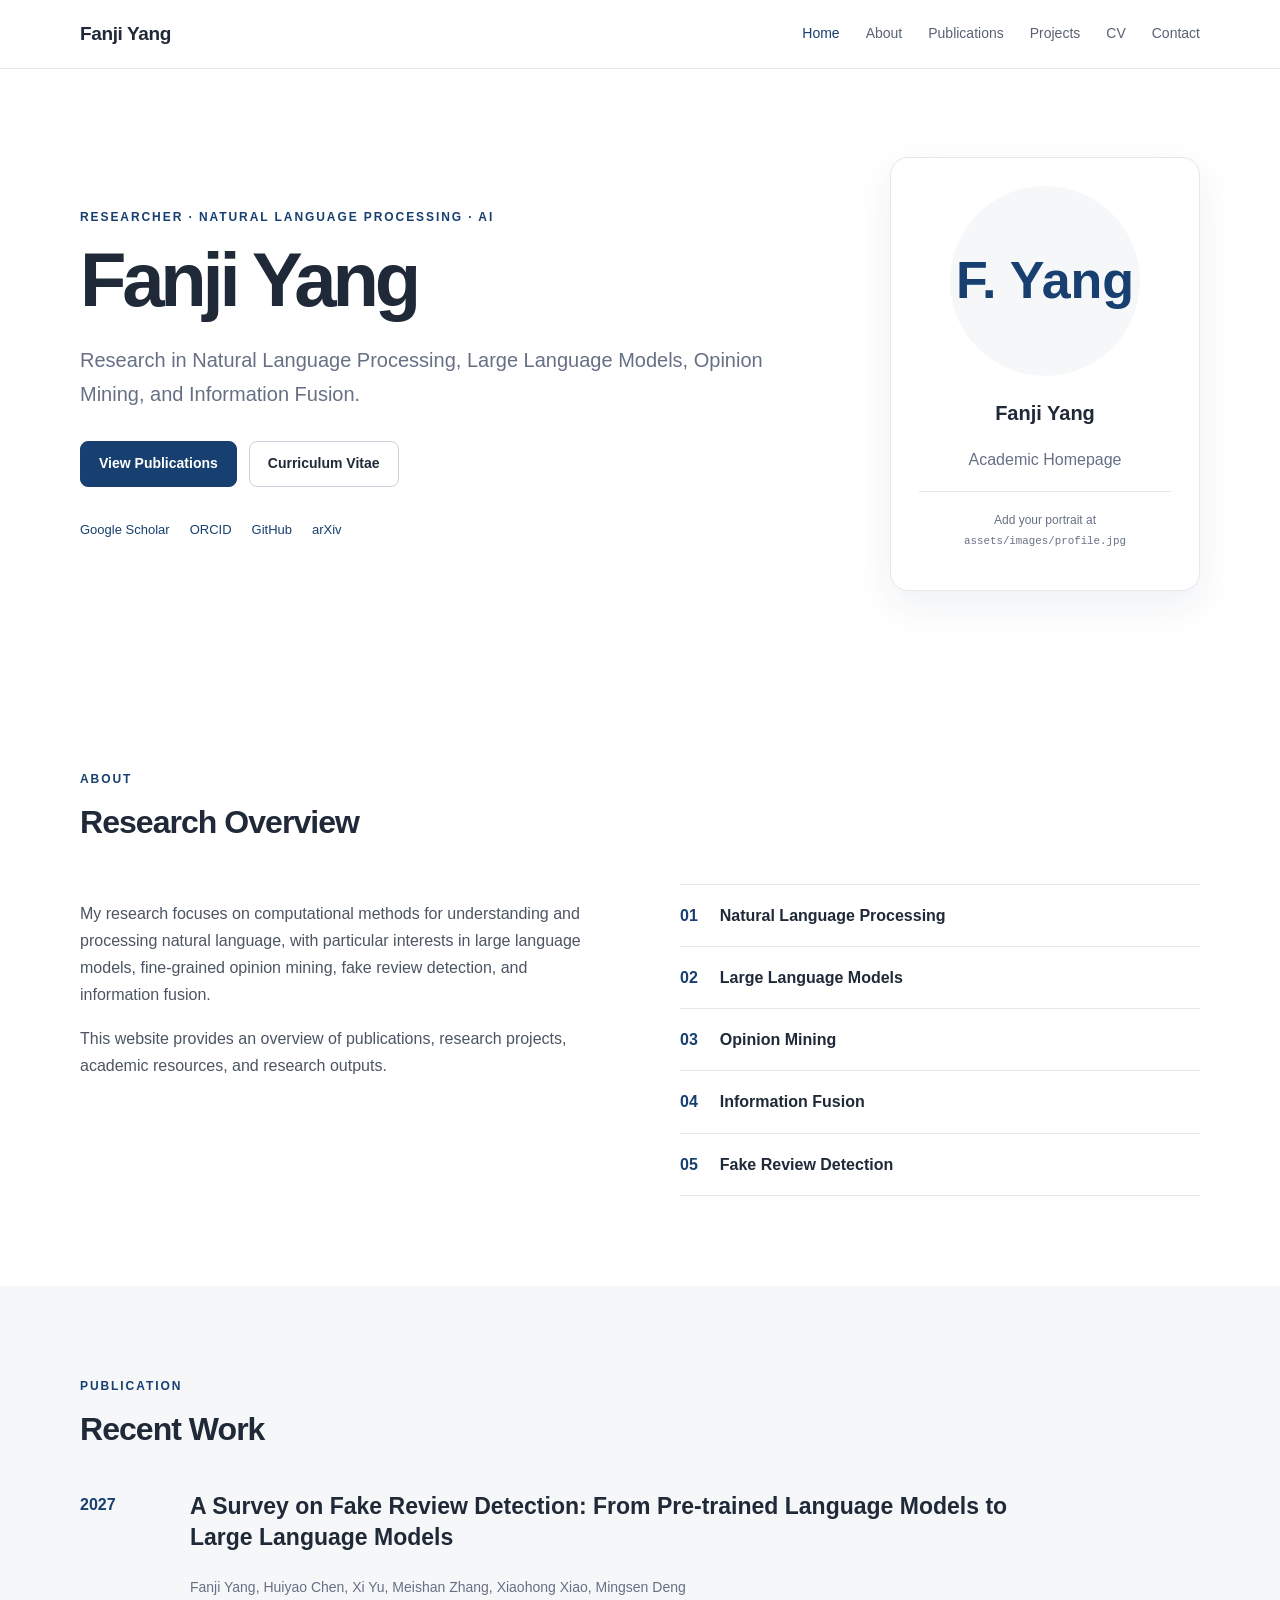
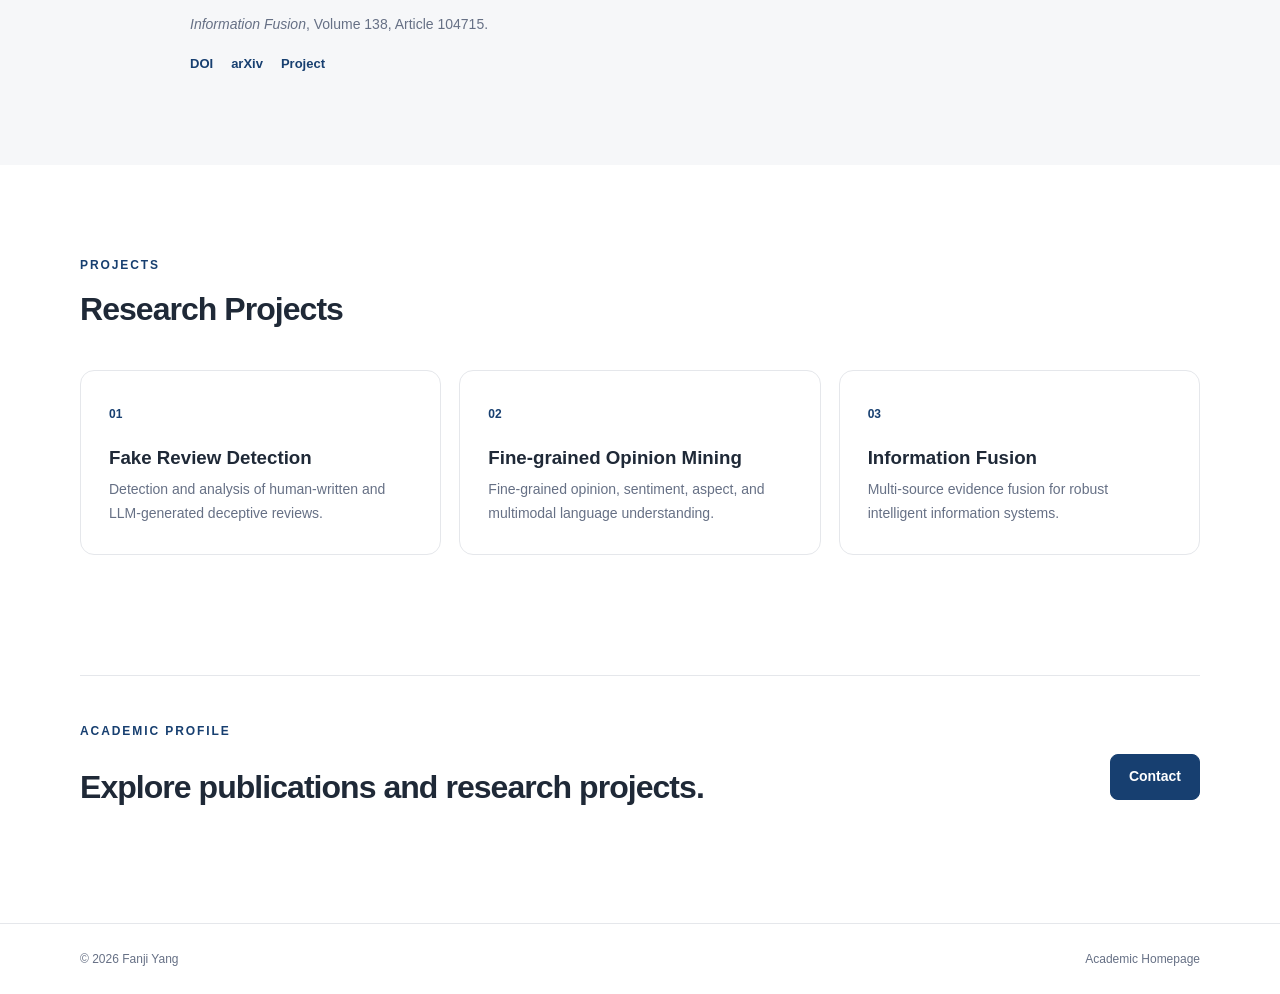
<file: index.html>
<!DOCTYPE html>
<html lang="en">
<head>
  <meta charset="UTF-8">
  <meta name="viewport" content="width=device-width, initial-scale=1.0">
  <meta name="description" content="Academic homepage of Fanji Yang. Research in NLP, large language models, opinion mining, and information fusion.">
  <title>Fanji Yang | Academic Homepage</title>
  <link rel="stylesheet" href="assets/css/style.css">
</head>
<body>
<header class="site-header">
  <nav class="nav container">
    <a class="brand" href="index.html">Fanji Yang</a>
    <button class="menu-toggle" aria-label="Toggle navigation">☰</button>
    <div class="nav-links">
      <a class="active" href="index.html">Home</a>
      <a href="about.html">About</a>
      <a href="publications.html">Publications</a>
      <a href="projects.html">Projects</a>
      <a href="cv.html">CV</a>
      <a href="contact.html">Contact</a>
    </div>
  </nav>
</header>

<main>
<section class="hero container">
  <div class="hero-text">
    <p class="eyebrow">RESEARCHER · NATURAL LANGUAGE PROCESSING · AI</p>
    <h1>Fanji Yang</h1>
    <p class="lead">Research in Natural Language Processing, Large Language Models, Opinion Mining, and Information Fusion.</p>
    <div class="hero-actions">
      <a class="button primary" href="publications.html">View Publications</a>
      <a class="button" href="cv.html">Curriculum Vitae</a>
    </div>
    <div class="quick-links">
      <a href="https://scholar.google.com/" target="_blank" rel="noopener">Google Scholar</a>
      <a href="https://orcid.org/" target="_blank" rel="noopener">ORCID</a>
      <a href="https://github.com/" target="_blank" rel="noopener">GitHub</a>
      <a href="https://arxiv.org/" target="_blank" rel="noopener">arXiv</a>
    </div>
  </div>
  <div class="profile-card">
    <div class="avatar-placeholder">F. Yang</div>
    <p class="profile-name">Fanji Yang</p>
    <p class="muted">Academic Homepage</p>
    <div class="profile-line"></div>
    <p class="small">Add your portrait at<br><code>assets/images/profile.jpg</code></p>
  </div>
</section>

<section class="section container">
  <div class="section-heading">
    <p class="eyebrow">ABOUT</p>
    <h2>Research Overview</h2>
  </div>
  <div class="two-col">
    <div>
      <p>
        My research focuses on computational methods for understanding and
        processing natural language, with particular interests in large
        language models, fine-grained opinion mining, fake review detection,
        and information fusion.
      </p>
      <p>
        This website provides an overview of publications, research projects,
        academic resources, and research outputs.
      </p>
    </div>
    <div class="research-list">
      <div><span>01</span><strong>Natural Language Processing</strong></div>
      <div><span>02</span><strong>Large Language Models</strong></div>
      <div><span>03</span><strong>Opinion Mining</strong></div>
      <div><span>04</span><strong>Information Fusion</strong></div>
      <div><span>05</span><strong>Fake Review Detection</strong></div>
    </div>
  </div>
</section>

<section class="section section-alt">
  <div class="container">
    <div class="section-heading">
      <p class="eyebrow">PUBLICATION</p>
      <h2>Recent Work</h2>
    </div>
    <article class="publication-feature">
      <div class="pub-year">2027</div>
      <div>
        <h3>A Survey on Fake Review Detection: From Pre-trained Language Models to Large Language Models</h3>
        <p class="authors">Fanji Yang, Huiyao Chen, Xi Yu, Meishan Zhang, Xiaohong Xiao, Mingsen Deng</p>
        <p class="venue"><em>Information Fusion</em>, Volume 138, Article 104715.</p>
        <div class="pub-links">
          <a href="https://doi.org/10.1016/j.inffus.2026.104715" target="_blank" rel="noopener">DOI</a>
          <a href="https://arxiv.org/" target="_blank" rel="noopener">arXiv</a>
          <a href="projects.html">Project</a>
        </div>
      </div>
    </article>
  </div>
</section>

<section class="section container">
  <div class="section-heading">
    <p class="eyebrow">PROJECTS</p>
    <h2>Research Projects</h2>
  </div>
  <div class="cards">
    <a class="card" href="projects.html#fake-review">
      <span class="card-index">01</span>
      <h3>Fake Review Detection</h3>
      <p>Detection and analysis of human-written and LLM-generated deceptive reviews.</p>
    </a>
    <a class="card" href="projects.html#opinion-mining">
      <span class="card-index">02</span>
      <h3>Fine-grained Opinion Mining</h3>
      <p>Fine-grained opinion, sentiment, aspect, and multimodal language understanding.</p>
    </a>
    <a class="card" href="projects.html#information-fusion">
      <span class="card-index">03</span>
      <h3>Information Fusion</h3>
      <p>Multi-source evidence fusion for robust intelligent information systems.</p>
    </a>
  </div>
</section>

<section class="section cta-section">
  <div class="container cta">
    <div>
      <p class="eyebrow">ACADEMIC PROFILE</p>
      <h2>Explore publications and research projects.</h2>
    </div>
    <a class="button primary" href="contact.html">Contact</a>
  </div>
</section>
</main>

<footer class="footer">
  <div class="container footer-inner">
    <span>© <span id="year"></span> Fanji Yang</span>
    <span>Academic Homepage</span>
  </div>
</footer>
<script src="assets/js/main.js"></script>
</body>
</html>
</file>
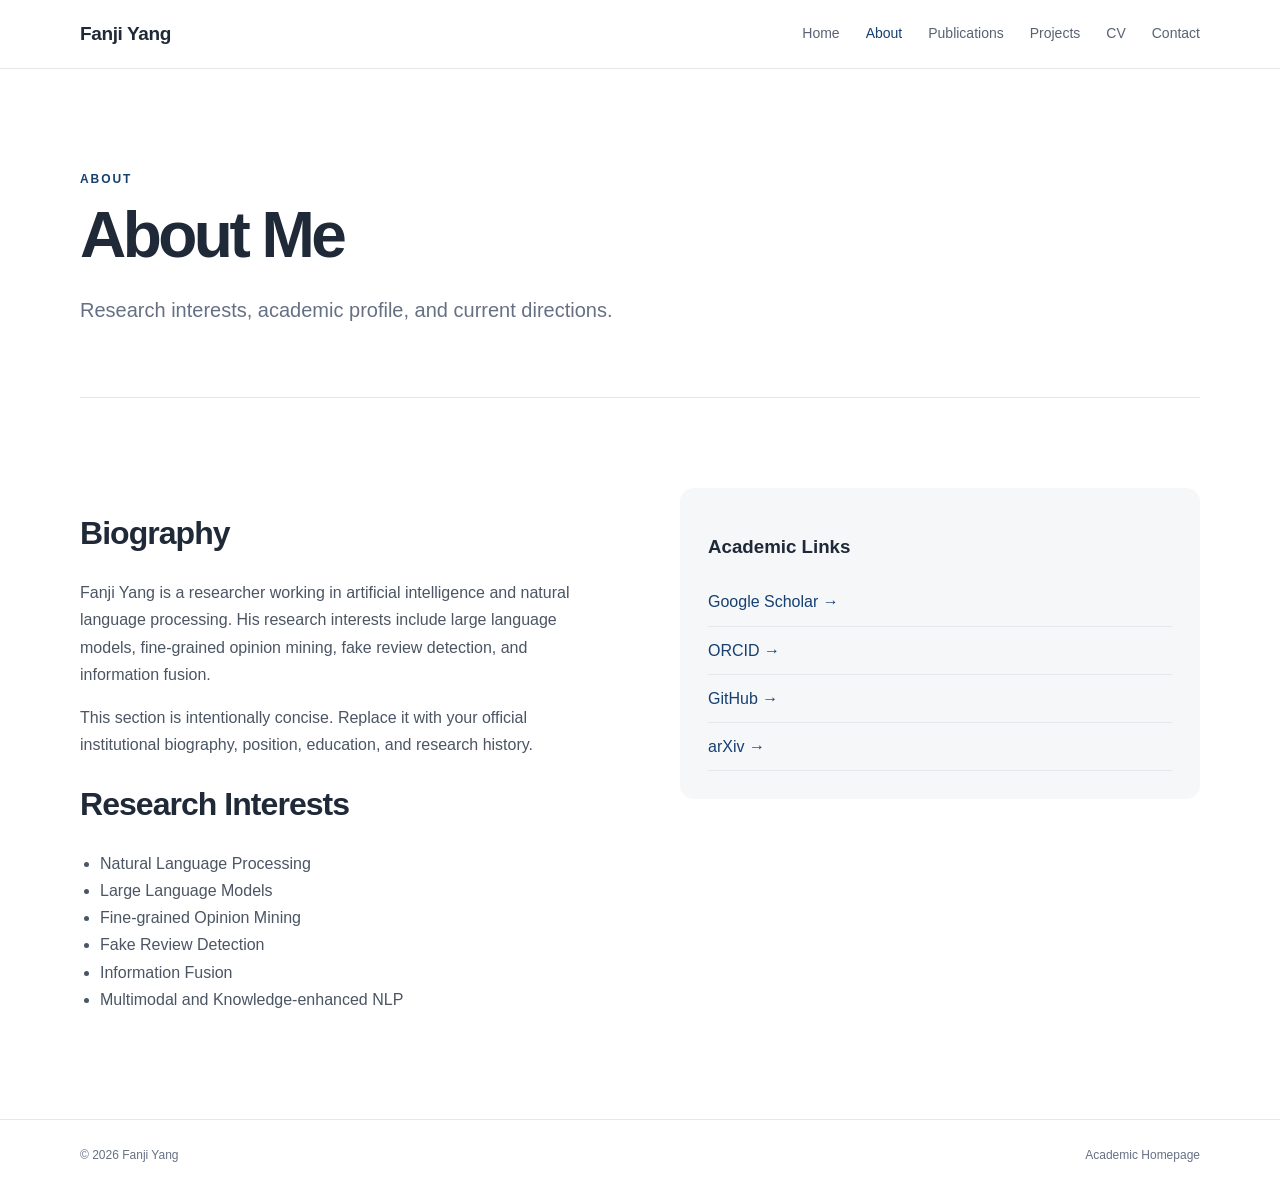
<file: about.html>
<!DOCTYPE html>
<html lang="en">
<head>
<meta charset="UTF-8"><meta name="viewport" content="width=device-width, initial-scale=1.0">
<title>About | Fanji Yang</title><link rel="stylesheet" href="assets/css/style.css">
</head>
<body>
<header class="site-header"><nav class="nav container">
<a class="brand" href="index.html">Fanji Yang</a><button class="menu-toggle" aria-label="Toggle navigation">☰</button>
<div class="nav-links"><a href="index.html">Home</a><a class="active" href="about.html">About</a><a href="publications.html">Publications</a><a href="projects.html">Projects</a><a href="cv.html">CV</a><a href="contact.html">Contact</a></div>
</nav></header>
<main>
<section class="page-hero container"><p class="eyebrow">ABOUT</p><h1>About Me</h1><p class="lead">Research interests, academic profile, and current directions.</p></section>
<section class="section container">
<div class="two-col about-grid">
<div>
<h2>Biography</h2>
<p>Fanji Yang is a researcher working in artificial intelligence and natural language processing. His research interests include large language models, fine-grained opinion mining, fake review detection, and information fusion.</p>
<p>This section is intentionally concise. Replace it with your official institutional biography, position, education, and research history.</p>
<h2>Research Interests</h2>
<ul class="clean-list">
<li>Natural Language Processing</li><li>Large Language Models</li><li>Fine-grained Opinion Mining</li><li>Fake Review Detection</li><li>Information Fusion</li><li>Multimodal and Knowledge-enhanced NLP</li>
</ul>
</div>
<aside class="side-box">
<h3>Academic Links</h3>
<a href="https://scholar.google.com/" target="_blank" rel="noopener">Google Scholar →</a>
<a href="https://orcid.org/" target="_blank" rel="noopener">ORCID →</a>
<a href="https://github.com/" target="_blank" rel="noopener">GitHub →</a>
<a href="https://arxiv.org/" target="_blank" rel="noopener">arXiv →</a>
</aside>
</div>
</section>
</main>
<footer class="footer"><div class="container footer-inner"><span>© <span id="year"></span> Fanji Yang</span><span>Academic Homepage</span></div></footer>
<script src="assets/js/main.js"></script>
</body></html>
</file>
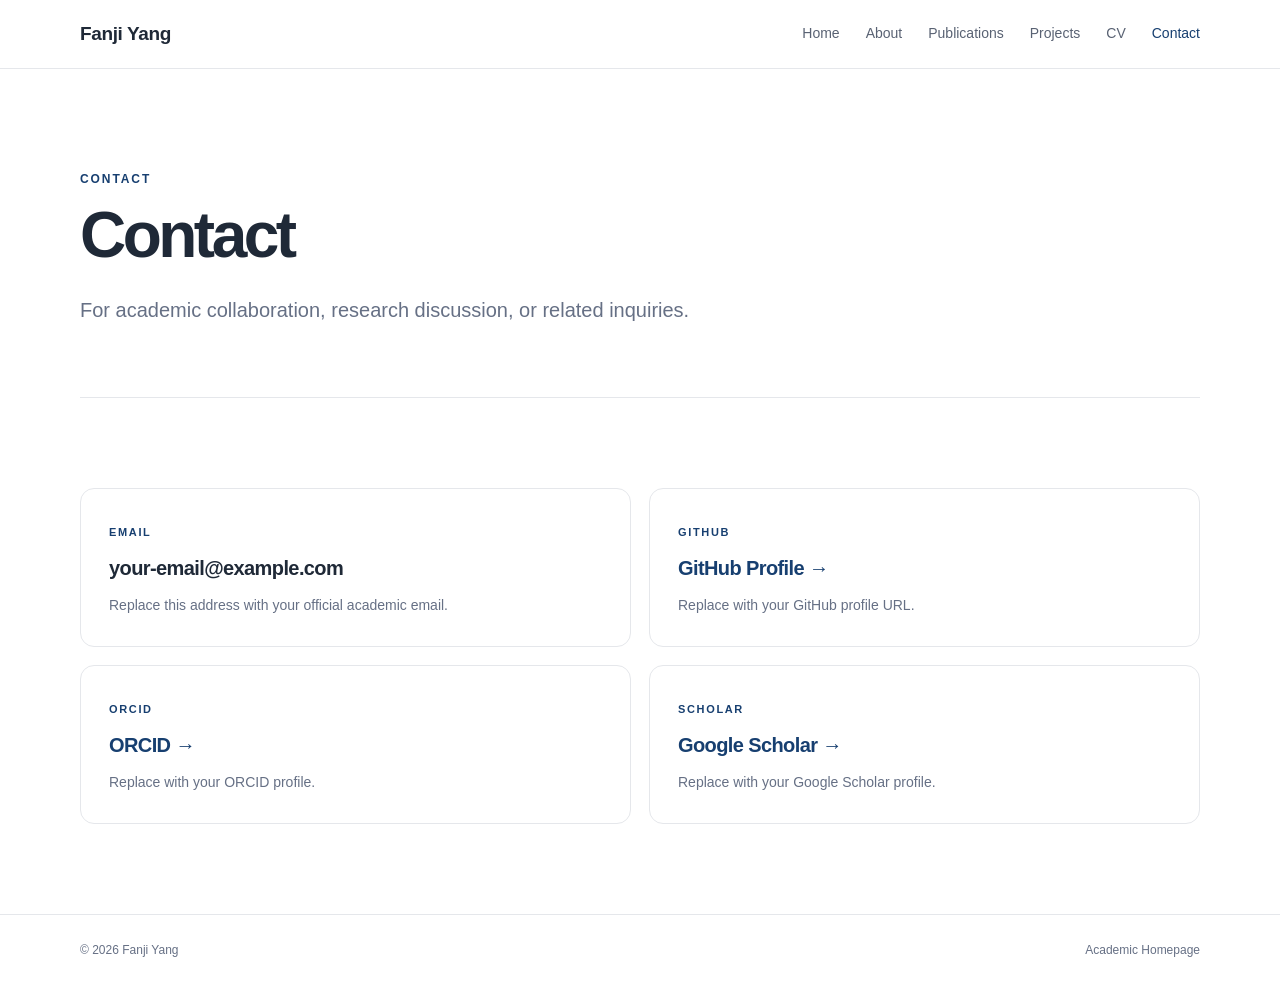
<file: contact.html>
<!DOCTYPE html>
<html lang="en">
<head>
<meta charset="UTF-8"><meta name="viewport" content="width=device-width, initial-scale=1.0">
<title>Contact | Fanji Yang</title><link rel="stylesheet" href="assets/css/style.css">
</head>
<body>
<header class="site-header"><nav class="nav container">
<a class="brand" href="index.html">Fanji Yang</a><button class="menu-toggle" aria-label="Toggle navigation">☰</button>
<div class="nav-links"><a href="index.html">Home</a><a href="about.html">About</a><a href="publications.html">Publications</a><a href="projects.html">Projects</a><a href="cv.html">CV</a><a class="active" href="contact.html">Contact</a></div>
</nav></header>
<main>
<section class="page-hero container"><p class="eyebrow">CONTACT</p><h1>Contact</h1><p class="lead">For academic collaboration, research discussion, or related inquiries.</p></section>
<section class="section container">
<div class="contact-grid">
<div class="contact-card"><span>EMAIL</span><h2>your-email@example.com</h2><p>Replace this address with your official academic email.</p></div>
<div class="contact-card"><span>GITHUB</span><h2><a href="https://github.com/" target="_blank" rel="noopener">GitHub Profile →</a></h2><p>Replace with your GitHub profile URL.</p></div>
<div class="contact-card"><span>ORCID</span><h2><a href="https://orcid.org/" target="_blank" rel="noopener">ORCID →</a></h2><p>Replace with your ORCID profile.</p></div>
<div class="contact-card"><span>SCHOLAR</span><h2><a href="https://scholar.google.com/" target="_blank" rel="noopener">Google Scholar →</a></h2><p>Replace with your Google Scholar profile.</p></div>
</div>
</section>
</main>
<footer class="footer"><div class="container footer-inner"><span>© <span id="year"></span> Fanji Yang</span><span>Academic Homepage</span></div></footer>
<script src="assets/js/main.js"></script>
</body></html>
</file>
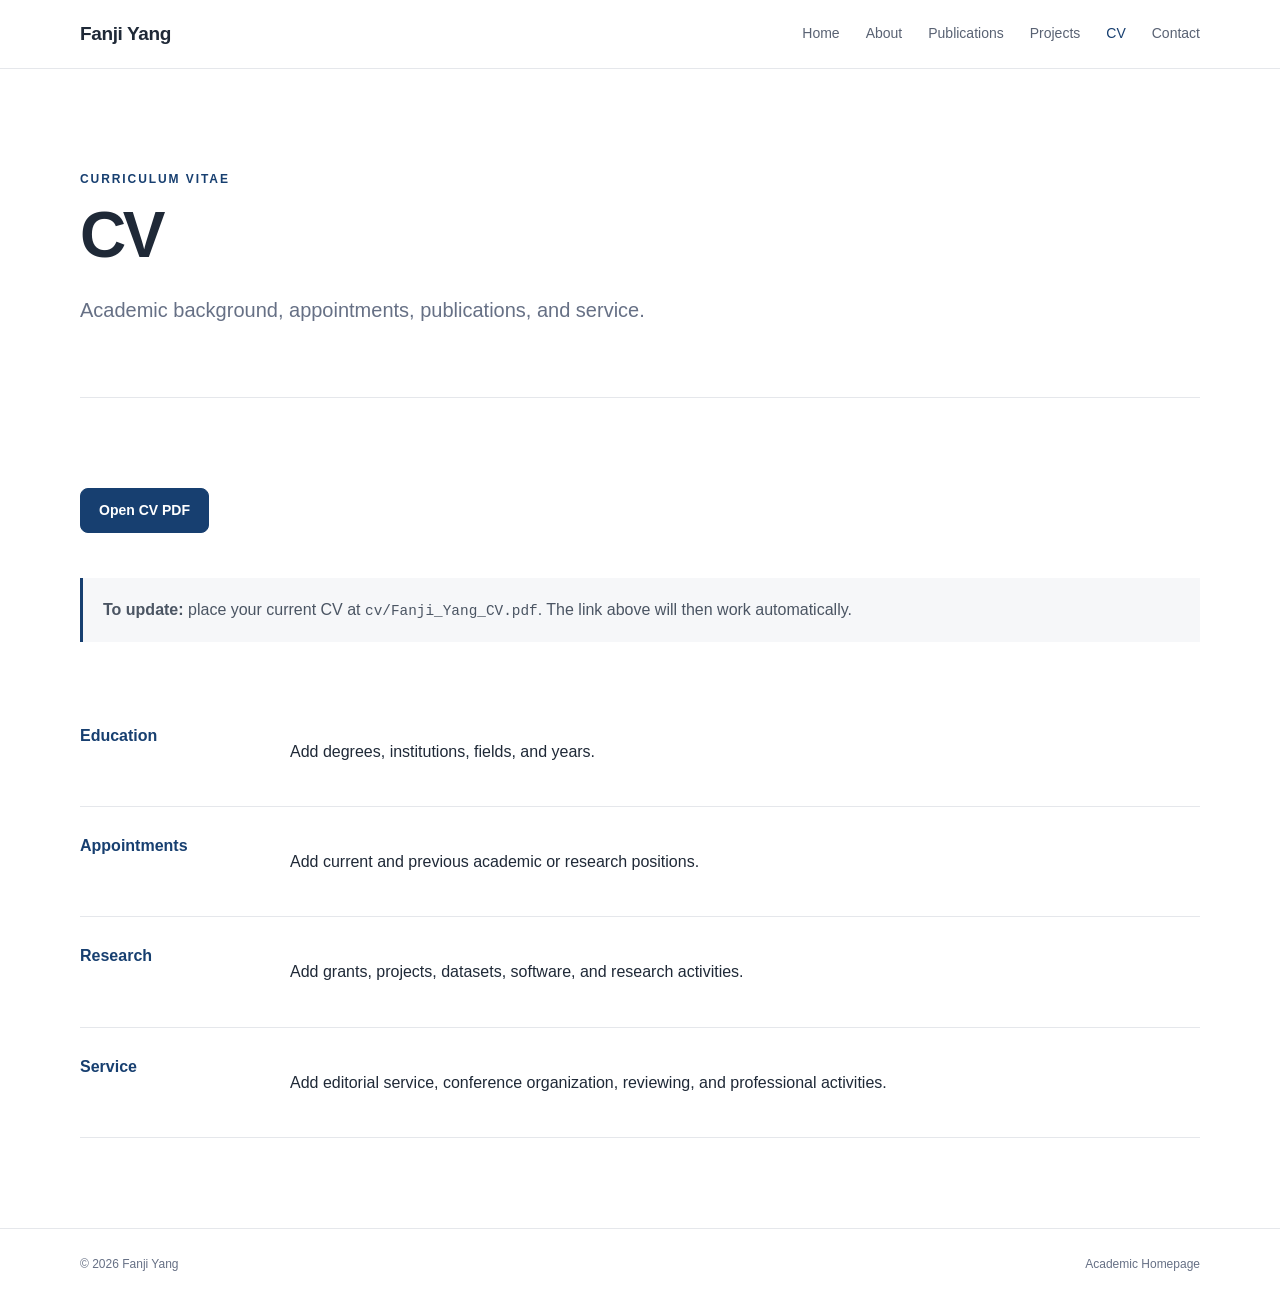
<file: cv.html>
<!DOCTYPE html>
<html lang="en">
<head>
<meta charset="UTF-8"><meta name="viewport" content="width=device-width, initial-scale=1.0">
<title>CV | Fanji Yang</title><link rel="stylesheet" href="assets/css/style.css">
</head>
<body>
<header class="site-header"><nav class="nav container">
<a class="brand" href="index.html">Fanji Yang</a><button class="menu-toggle" aria-label="Toggle navigation">☰</button>
<div class="nav-links"><a href="index.html">Home</a><a href="about.html">About</a><a href="publications.html">Publications</a><a href="projects.html">Projects</a><a class="active" href="cv.html">CV</a><a href="contact.html">Contact</a></div>
</nav></header>
<main>
<section class="page-hero container"><p class="eyebrow">CURRICULUM VITAE</p><h1>CV</h1><p class="lead">Academic background, appointments, publications, and service.</p></section>
<section class="section container">
<div class="cv-actions"><a class="button primary" href="cv/Fanji_Yang_CV.pdf" target="_blank">Open CV PDF</a></div>
<div class="notice"><strong>To update:</strong> place your current CV at <code>cv/Fanji_Yang_CV.pdf</code>. The link above will then work automatically.</div>
<div class="timeline">
<div><span>Education</span><p>Add degrees, institutions, fields, and years.</p></div>
<div><span>Appointments</span><p>Add current and previous academic or research positions.</p></div>
<div><span>Research</span><p>Add grants, projects, datasets, software, and research activities.</p></div>
<div><span>Service</span><p>Add editorial service, conference organization, reviewing, and professional activities.</p></div>
</div>
</section>
</main>
<footer class="footer"><div class="container footer-inner"><span>© <span id="year"></span> Fanji Yang</span><span>Academic Homepage</span></div></footer>
<script src="assets/js/main.js"></script>
</body></html>
</file>
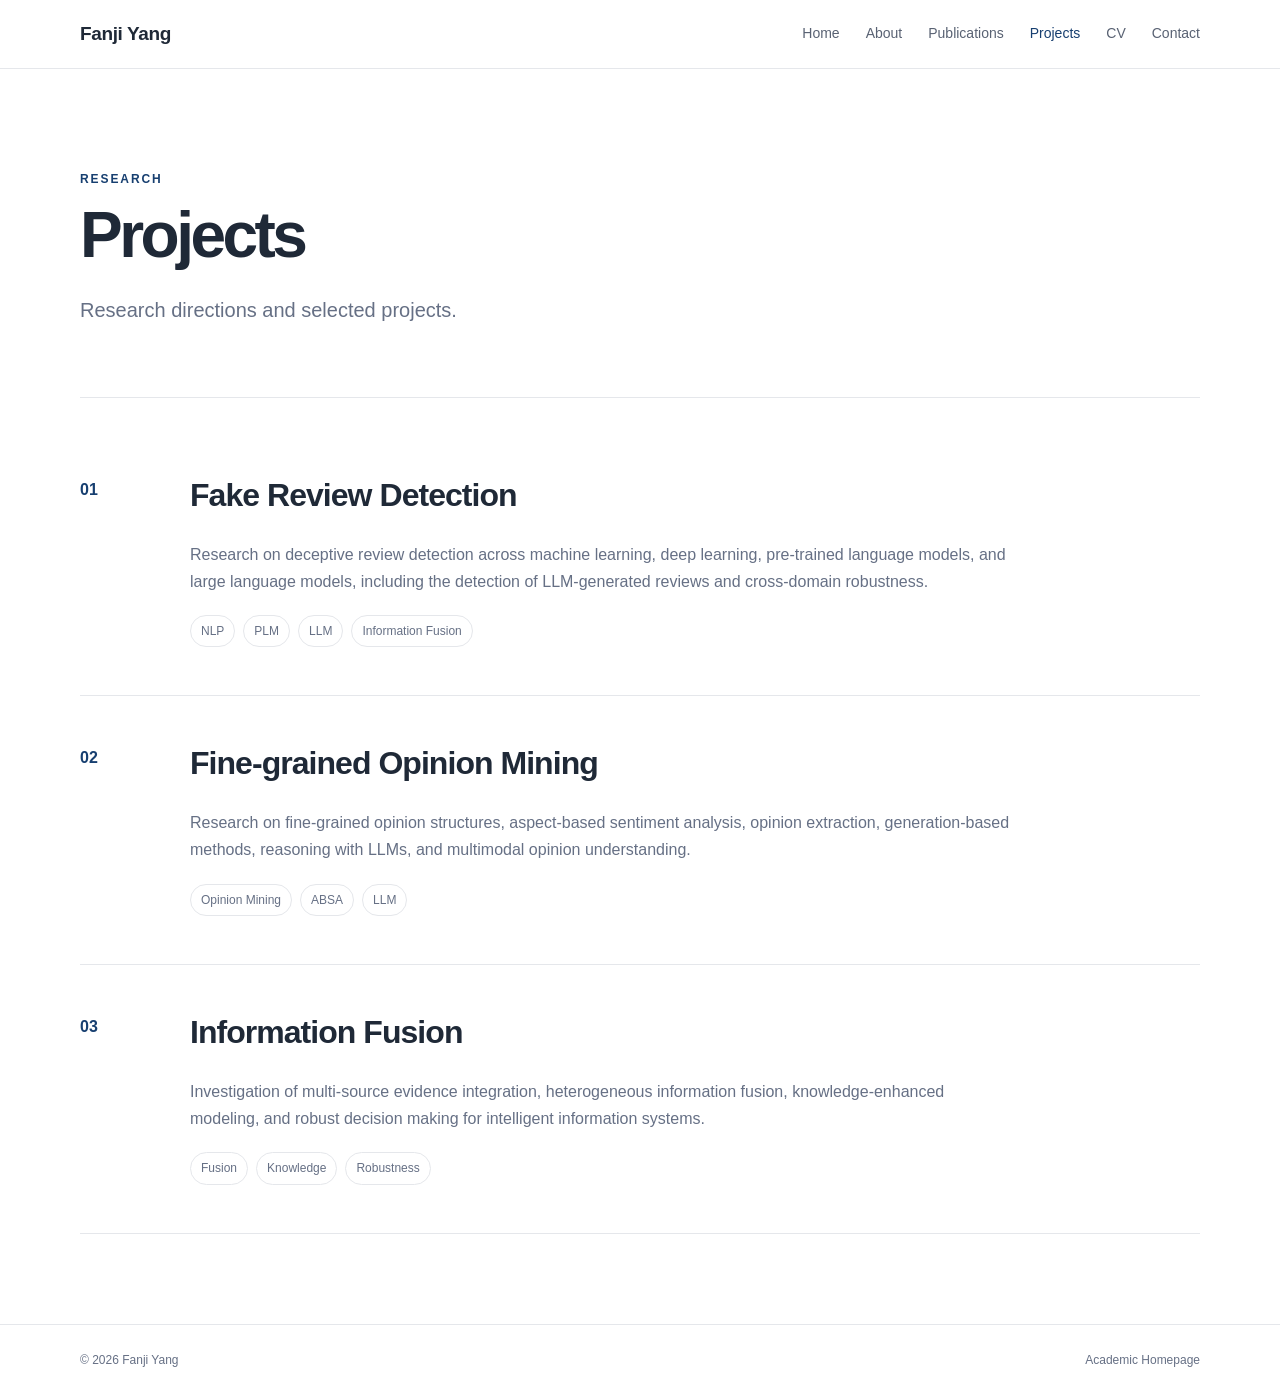
<file: projects.html>
<!DOCTYPE html>
<html lang="en">
<head>
<meta charset="UTF-8"><meta name="viewport" content="width=device-width, initial-scale=1.0">
<title>Projects | Fanji Yang</title><link rel="stylesheet" href="assets/css/style.css">
</head>
<body>
<header class="site-header"><nav class="nav container">
<a class="brand" href="index.html">Fanji Yang</a><button class="menu-toggle" aria-label="Toggle navigation">☰</button>
<div class="nav-links"><a href="index.html">Home</a><a href="about.html">About</a><a href="publications.html">Publications</a><a class="active" href="projects.html">Projects</a><a href="cv.html">CV</a><a href="contact.html">Contact</a></div>
</nav></header>
<main>
<section class="page-hero container"><p class="eyebrow">RESEARCH</p><h1>Projects</h1><p class="lead">Research directions and selected projects.</p></section>
<section class="section container project-list">
<article id="fake-review" class="project-block"><span class="project-number">01</span><div><h2>Fake Review Detection</h2><p>Research on deceptive review detection across machine learning, deep learning, pre-trained language models, and large language models, including the detection of LLM-generated reviews and cross-domain robustness.</p><div class="tags"><span>NLP</span><span>PLM</span><span>LLM</span><span>Information Fusion</span></div></div></article>
<article id="opinion-mining" class="project-block"><span class="project-number">02</span><div><h2>Fine-grained Opinion Mining</h2><p>Research on fine-grained opinion structures, aspect-based sentiment analysis, opinion extraction, generation-based methods, reasoning with LLMs, and multimodal opinion understanding.</p><div class="tags"><span>Opinion Mining</span><span>ABSA</span><span>LLM</span></div></div></article>
<article id="information-fusion" class="project-block"><span class="project-number">03</span><div><h2>Information Fusion</h2><p>Investigation of multi-source evidence integration, heterogeneous information fusion, knowledge-enhanced modeling, and robust decision making for intelligent information systems.</p><div class="tags"><span>Fusion</span><span>Knowledge</span><span>Robustness</span></div></div></article>
</section>
</main>
<footer class="footer"><div class="container footer-inner"><span>© <span id="year"></span> Fanji Yang</span><span>Academic Homepage</span></div></footer>
<script src="assets/js/main.js"></script>
</body></html>
</file>
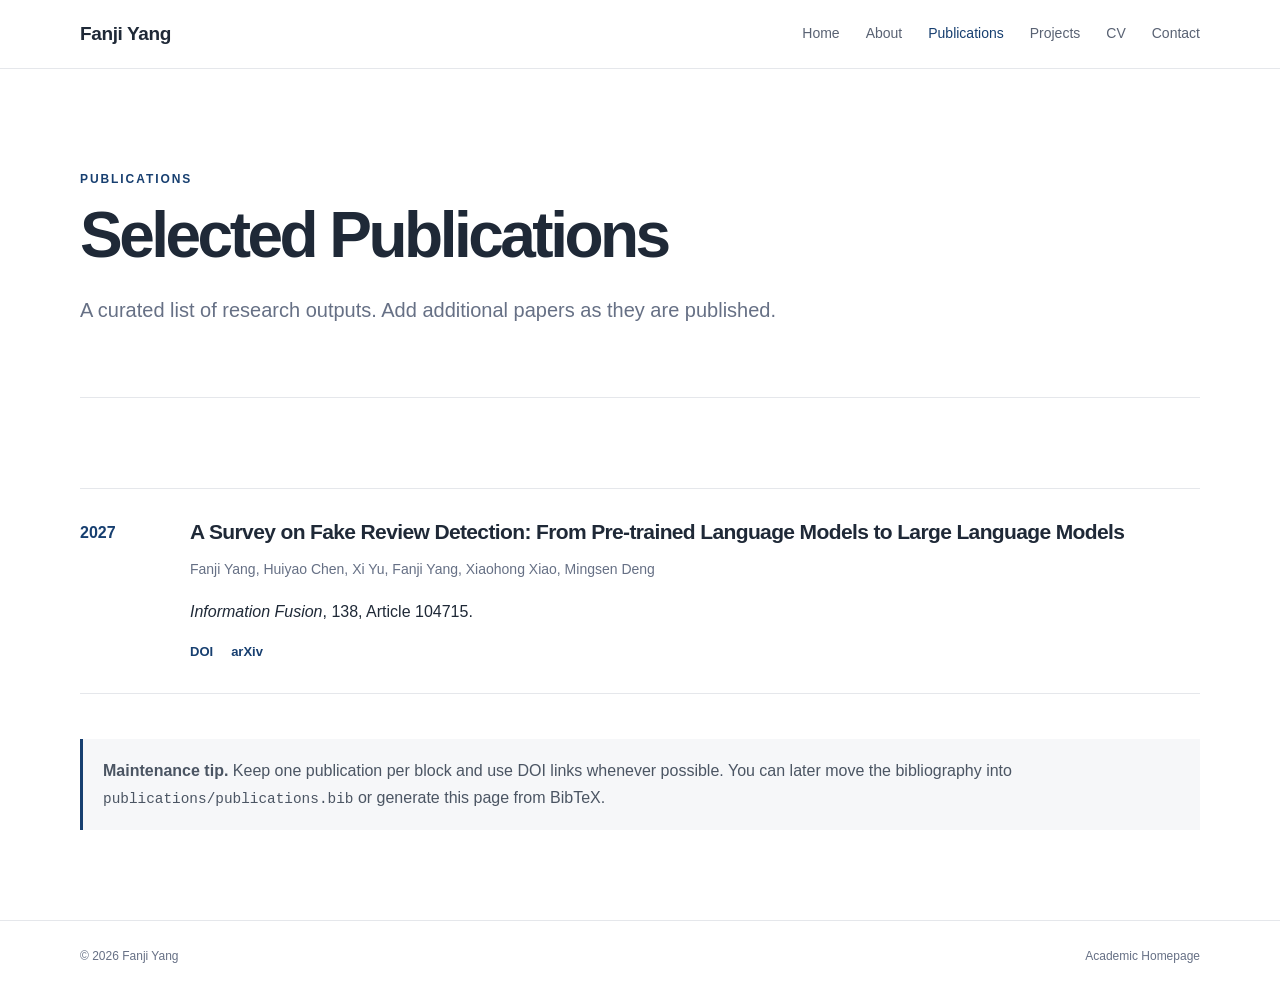
<file: publications.html>
<!DOCTYPE html>
<html lang="en">
<head>
<meta charset="UTF-8"><meta name="viewport" content="width=device-width, initial-scale=1.0">
<title>Publications | Fanji Yang</title><link rel="stylesheet" href="assets/css/style.css">
</head>
<body>
<header class="site-header"><nav class="nav container">
<a class="brand" href="index.html">Fanji Yang</a><button class="menu-toggle" aria-label="Toggle navigation">☰</button>
<div class="nav-links"><a href="index.html">Home</a><a href="about.html">About</a><a class="active" href="publications.html">Publications</a><a href="projects.html">Projects</a><a href="cv.html">CV</a><a href="contact.html">Contact</a></div>
</nav></header>
<main>
<section class="page-hero container"><p class="eyebrow">PUBLICATIONS</p><h1>Selected Publications</h1><p class="lead">A curated list of research outputs. Add additional papers as they are published.</p></section>
<section class="section container">
<div class="pub-list">
<article class="pub-item"><div class="pub-year">2027</div><div><h2>A Survey on Fake Review Detection: From Pre-trained Language Models to Large Language Models</h2><p class="authors">Fanji Yang, Huiyao Chen, Xi Yu, Fanji Yang, Xiaohong Xiao, Mingsen Deng</p><p><em>Information Fusion</em>, 138, Article 104715.</p><div class="pub-links"><a href="https://doi.org/10.1016/j.inffus.2026.104715" target="_blank" rel="noopener">DOI</a><a href="https://arxiv.org/" target="_blank" rel="noopener">arXiv</a></div></div></article>
</div>
<div class="notice"><strong>Maintenance tip.</strong> Keep one publication per block and use DOI links whenever possible. You can later move the bibliography into <code>publications/publications.bib</code> or generate this page from BibTeX.</div>
</section>
</main>
<footer class="footer"><div class="container footer-inner"><span>© <span id="year"></span> Fanji Yang</span><span>Academic Homepage</span></div></footer>
<script src="assets/js/main.js"></script>
</body></html>
</file>
<file: assets/css/style.css>
:root {
  --bg: #ffffff;
  --bg-soft: #f6f7f9;
  --text: #1f2937;
  --muted: #667085;
  --line: #e5e7eb;
  --accent: #173f70;
  --accent-dark: #0f2d50;
  --max: 1120px;
  --radius: 14px;
}
* { box-sizing: border-box; }
html { scroll-behavior: smooth; }
body {
  margin: 0; background: var(--bg); color: var(--text);
  font-family: -apple-system, BlinkMacSystemFont, "Segoe UI", Arial, sans-serif;
  line-height: 1.7;
}
a { color: var(--accent); text-decoration: none; }
a:hover { text-decoration: underline; }
.container { width: min(var(--max), calc(100% - 48px)); margin: 0 auto; }
.site-header {
  position: sticky; top: 0; z-index: 20; background: rgba(255,255,255,.95);
  border-bottom: 1px solid var(--line); backdrop-filter: blur(10px);
}
.nav { min-height: 68px; display: flex; align-items: center; justify-content: space-between; gap: 30px; }
.brand { font-weight: 700; font-size: 19px; color: var(--text); letter-spacing: -.02em; }
.nav-links { display: flex; gap: 26px; align-items: center; }
.nav-links a { color: #596273; font-size: 14px; }
.nav-links a.active, .nav-links a:hover { color: var(--accent); text-decoration: none; }
.menu-toggle { display: none; border: 0; background: transparent; font-size: 24px; }
.hero { min-height: 610px; display: grid; grid-template-columns: 1fr 310px; gap: 90px; align-items: center; }
.eyebrow { margin: 0 0 14px; color: var(--accent); font-size: 12px; font-weight: 750; letter-spacing: .16em; }
h1 { margin: 0; font-size: clamp(44px, 7vw, 76px); line-height: 1.02; letter-spacing: -.055em; }
h2 { font-size: 32px; line-height: 1.2; letter-spacing: -.03em; }
h3 { line-height: 1.35; }
.lead { max-width: 720px; color: var(--muted); font-size: 20px; margin: 24px 0 30px; }
.hero-actions { display: flex; gap: 12px; flex-wrap: wrap; }
.button {
  display: inline-block; border: 1px solid #ccd3dc; border-radius: 8px;
  padding: 10px 18px; color: var(--text); font-size: 14px; font-weight: 650;
}
.button:hover { text-decoration: none; border-color: var(--accent); }
.button.primary { background: var(--accent); border-color: var(--accent); color: white; }
.quick-links { display: flex; gap: 20px; flex-wrap: wrap; margin-top: 32px; font-size: 13px; }
.profile-card { border: 1px solid var(--line); border-radius: 18px; padding: 28px; text-align: center; background: #fff; box-shadow: 0 14px 40px rgba(15,45,80,.07); }
.avatar-placeholder {
  width: 190px; height: 190px; border-radius: 50%; margin: 0 auto 20px;
  display: grid; place-items: center; background: var(--bg-soft); color: var(--accent);
  font-size: 52px; font-weight: 750;
}
.profile-name { margin: 0; font-size: 20px; font-weight: 700; }
.muted, .small { color: var(--muted); }
.small { font-size: 12px; }
.profile-line { height: 1px; background: var(--line); margin: 18px 0; }
.section { padding: 90px 0; }
.section-alt { background: var(--bg-soft); }
.section-heading { margin-bottom: 42px; }
.section-heading h2 { margin: 0; }
.two-col { display: grid; grid-template-columns: 1fr 1fr; gap: 80px; }
.two-col p { color: #4b5563; }
.research-list { border-top: 1px solid var(--line); }
.research-list div { display: flex; gap: 22px; padding: 17px 0; border-bottom: 1px solid var(--line); }
.research-list span, .project-number, .pub-year { color: var(--accent); font-variant-numeric: tabular-nums; font-weight: 700; }
.publication-feature { display: grid; grid-template-columns: 80px 1fr; gap: 30px; }
.publication-feature h3 { margin-top: 0; font-size: 23px; max-width: 850px; }
.authors, .venue { color: var(--muted); font-size: 14px; }
.pub-links { display: flex; gap: 18px; margin-top: 16px; font-size: 13px; font-weight: 650; }
.cards { display: grid; grid-template-columns: repeat(3, 1fr); gap: 18px; }
.card { border: 1px solid var(--line); padding: 28px; border-radius: var(--radius); color: var(--text); transition: transform .15s ease, box-shadow .15s ease; }
.card:hover { text-decoration: none; transform: translateY(-3px); box-shadow: 0 12px 35px rgba(0,0,0,.07); }
.card h3 { margin-bottom: 8px; }
.card p { margin: 0; color: var(--muted); font-size: 14px; }
.card-index { font-size: 12px; color: var(--accent); font-weight: 700; }
.cta-section { padding-top: 30px; }
.cta { border-top: 1px solid var(--line); padding-top: 45px; display: flex; justify-content: space-between; align-items: center; }
.page-hero { padding: 100px 0 70px; border-bottom: 1px solid var(--line); }
.page-hero h1 { font-size: clamp(42px, 6vw, 64px); }
.page-hero .lead { margin-bottom: 0; }
.clean-list { padding-left: 20px; color: #4b5563; }
.side-box { background: var(--bg-soft); border-radius: var(--radius); padding: 28px; height: max-content; }
.side-box a { display: block; padding: 10px 0; border-bottom: 1px solid var(--line); }
.pub-list { border-top: 1px solid var(--line); }
.pub-item { display: grid; grid-template-columns: 80px 1fr; gap: 30px; padding: 30px 0; border-bottom: 1px solid var(--line); }
.pub-item h2 { margin: 0 0 10px; font-size: 21px; }
.notice { margin-top: 45px; padding: 18px 20px; border-left: 3px solid var(--accent); background: var(--bg-soft); color: #4b5563; }
.project-list { padding-top: 30px; }
.project-block { display: grid; grid-template-columns: 80px 1fr; gap: 30px; padding: 48px 0; border-bottom: 1px solid var(--line); }
.project-block h2 { margin-top: 0; }
.project-block p { max-width: 820px; color: var(--muted); }
.tags { display: flex; gap: 8px; flex-wrap: wrap; margin-top: 20px; }
.tags span { padding: 5px 10px; border: 1px solid var(--line); border-radius: 99px; font-size: 12px; color: var(--muted); }
.cv-actions { margin-bottom: 25px; }
.timeline { margin-top: 55px; }
.timeline > div { display: grid; grid-template-columns: 180px 1fr; gap: 30px; padding: 25px 0; border-bottom: 1px solid var(--line); }
.timeline span { font-weight: 700; color: var(--accent); }
.contact-grid { display: grid; grid-template-columns: 1fr 1fr; gap: 18px; }
.contact-card { border: 1px solid var(--line); border-radius: var(--radius); padding: 28px; }
.contact-card > span { color: var(--accent); font-size: 11px; font-weight: 750; letter-spacing: .15em; }
.contact-card h2 { font-size: 20px; margin: 12px 0; }
.contact-card p { color: var(--muted); margin-bottom: 0; font-size: 14px; }
.footer { border-top: 1px solid var(--line); padding: 25px 0; color: var(--muted); font-size: 12px; }
.footer-inner { display: flex; justify-content: space-between; }
code { font-family: ui-monospace, SFMono-Regular, Menlo, monospace; font-size: .9em; }

@media (max-width: 760px) {
  .container { width: min(var(--max), calc(100% - 32px)); }
  .menu-toggle { display: block; }
  .nav-links { display: none; position: absolute; left: 0; right: 0; top: 68px; padding: 15px 20px; background: white; border-bottom: 1px solid var(--line); flex-direction: column; align-items: flex-start; }
  .nav-links.open { display: flex; }
  .hero { min-height: auto; padding: 75px 0; grid-template-columns: 1fr; gap: 50px; }
  .two-col, .cards, .contact-grid { grid-template-columns: 1fr; gap: 30px; }
  .publication-feature, .pub-item, .project-block, .timeline > div { grid-template-columns: 1fr; gap: 8px; }
  .section { padding: 65px 0; }
  .page-hero { padding: 70px 0 50px; }
  .cta { display: block; }
  .cta .button { margin-top: 15px; }
  .footer-inner { display: block; }
  .footer-inner span + span { display: block; margin-top: 6px; }
}
</file>
